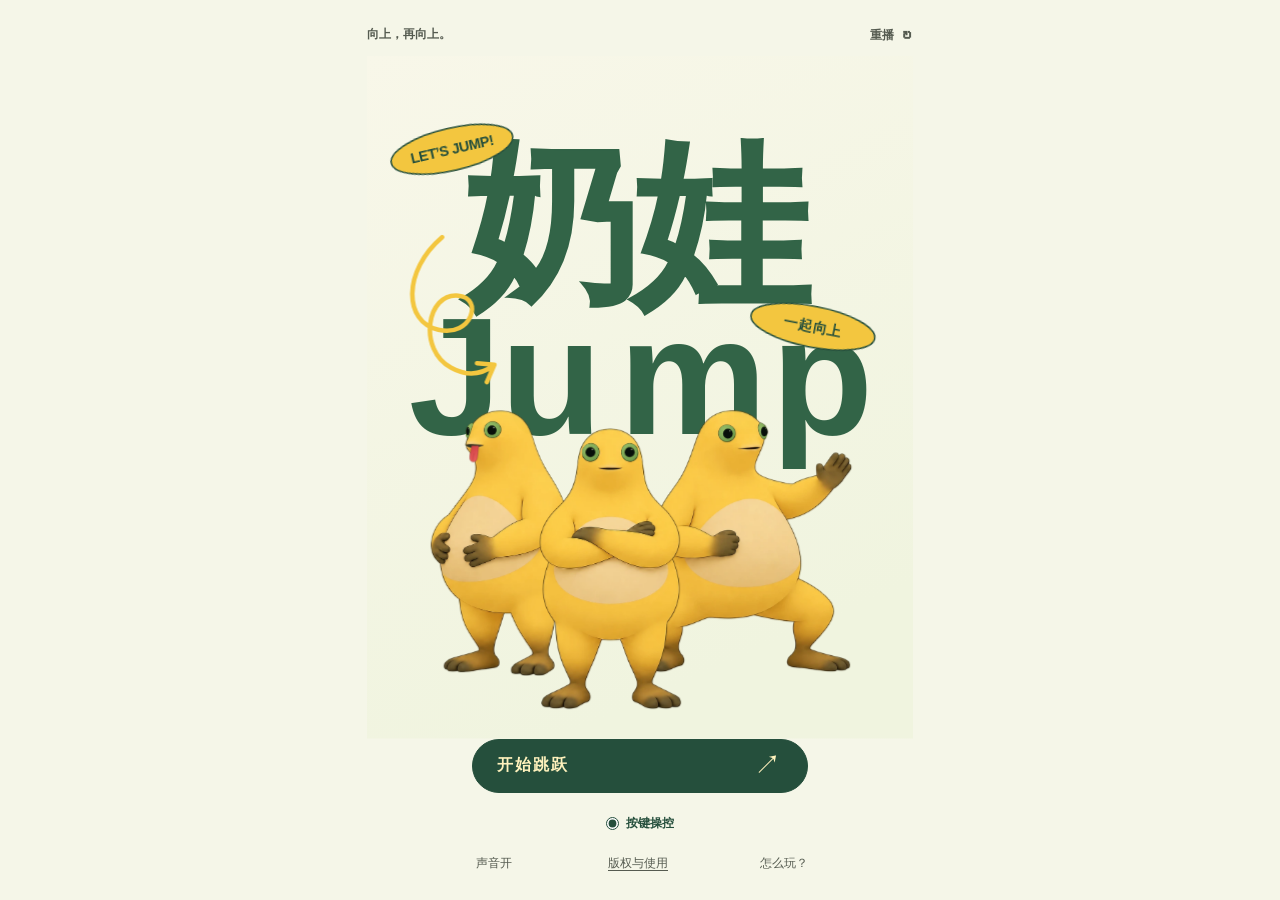
<file: index.html>
<!doctype html>
<html lang="zh-CN">
<head>
  <meta name="naiwa-release" content="d4dd682869d5be25">
  <meta charset="utf-8">
  <meta name="viewport" content="width=device-width,initial-scale=1,viewport-fit=cover">
  <meta name="theme-color" content="#f5f6e8">
  <meta name="description" content="奶娃Jump，向上，再向上。和奶娃一起开始今天的第一跳。">
  <title>奶娃Jump</title>
  <link rel="icon" type="image/svg+xml" href="./releases/d4dd682869d5be25/assets/home/favicon.svg">
  <link rel="stylesheet" href="./releases/d4dd682869d5be25/src/home.bundle.css">
</head>
<body class="home-page">
  <main id="home" class="jump-home" aria-label="奶娃Jump 游戏首页">
    <div class="home-topbar">
      <span id="home-record">向上，再向上。</span>
      <button id="replay" class="home-text-button" type="button" aria-label="重播首页动画">重播 <span aria-hidden="true">↻</span></button>
    </div>
    <section class="poster" aria-label="奶娃Jump 动态海报">
      <h1 class="sr-only">奶娃Jump</h1>
      <svg id="poster-art" viewBox="0 0 720 900" xmlns="http://www.w3.org/2000/svg" role="img" aria-labelledby="poster-title poster-description">
        <title id="poster-title">奶娃Jump</title>
        <desc id="poster-description">绿色大字下，同一个黄色奶娃从左至右做出侧身抱肚、正面抱臂、马步抬掌三个动作，人物造型依据四视图，搭配浅黄绿色背景。</desc>
        <defs>
          <linearGradient id="paper" x1="0" y1="0" x2="0.35" y2="1">
            <stop offset="0" stop-color="#f8f7e9"/><stop offset="1" stop-color="#f0f4df"/>
          </linearGradient>
          <clipPath id="jump-entry-window"><path d="M0 0h720v551H0z"/></clipPath>
        </defs>
        <path fill="url(#paper)" d="M0 0h720v900H0z"/>
        <g class="title-art" fill="#326447" aria-hidden="true">
          <g class="title-letter" data-letter="奶"><text x="125" y="305" class="title-cn">奶</text></g>
          <g class="title-letter" data-letter="娃"><text x="350" y="305" class="title-cn">娃</text></g>
          <g clip-path="url(#jump-entry-window)">
            <g class="title-letter" data-letter="J"><text x="55" y="499" class="title-en">J</text></g>
            <g class="title-letter" data-letter="u"><text x="176" y="499" class="title-en">u</text></g>
            <g class="title-letter" data-letter="m"><text x="332" y="499" class="title-en">m</text></g>
            <g class="title-letter" data-letter="p"><text x="533" y="499" class="title-en">p</text></g>
          </g>
        </g>
        <g class="sticker-wrap sticker-one" aria-hidden="true">
          <g transform="translate(112 123) rotate(-13)">
            <ellipse rx="82" ry="28" fill="#f3c63f" stroke="#254f3c" stroke-width="2"/>
            <text text-anchor="middle" dominant-baseline="central" fill="#254f3c" class="sticker-text">LET’S JUMP!</text>
          </g>
        </g>
        <g class="sticker-wrap sticker-two" aria-hidden="true">
          <g transform="translate(588 357) rotate(11)">
            <ellipse rx="83" ry="27" fill="#f3c63f" stroke="#254f3c" stroke-width="2"/>
            <text text-anchor="middle" dominant-baseline="central" fill="#254f3c" class="sticker-text sticker-chinese">一起向上</text>
          </g>
        </g>
        <g class="direction-mark" fill="none" stroke="#f3c63f" stroke-width="6" stroke-linecap="round" stroke-linejoin="round" aria-hidden="true">
          <path d="M99 239C47 283 48 351 94 361C139 371 153 319 121 316C78 311 67 388 111 411C136 425 155 417 167 408M145 405l23 2-10 23"/>
        </g>
        <g id="mascots" aria-hidden="true">
          <g id="mascot-motion">
            <g transform="translate(84 467) scale(.945945946)"><g class="mascot-slot slot-left" data-character="left" data-visible-width="194.690266"><!-- home-character:left:start --><svg xmlns="http://www.w3.org/2000/svg" width="205.815424" height="370" viewBox="76 57 440 791" data-content-bounds="76 57 440 791" role="img" aria-labelledby="left-title" overflow="hidden">
  <title id="left-title">奶娃 · 侧身抱肚</title>
  <desc>依据人物四视图生成的透明 PNG 人物图层；文字和布局可编辑，人物并非矢量路径。统一可见高度为 370。</desc>

  <defs>
    <radialGradient id="left-eye-iris" cx=".38" cy=".3" r=".78"><stop stop-color="#98bd69"/><stop offset=".6" stop-color="#80ab57"/><stop offset="1" stop-color="#6c9648"/></radialGradient>
    <linearGradient id="left-eye-lid-color" x1="0" y1="0" x2=".2" y2="1"><stop stop-color="#fcd052"/><stop offset="1" stop-color="#f4bf3e"/></linearGradient>
    <clipPath id="left-eye-far-clip"><ellipse rx="10.5" ry="23" transform="rotate(18)"/></clipPath>
    <clipPath id="left-eye-far-visible"><path d="M11.5-22.5C-2.5-22.5-13.8-3.5-11.5 9.5-11 16-9 20-6.5 22.5-3.5 17.5 6.5-10.5 11.5-22.5Z"/></clipPath>
    <clipPath id="left-eye-near-clip"><ellipse rx="24.1" ry="23.8"/></clipPath>
    <linearGradient id="left-tongue-color" x1="0" y1="0" x2=".3" y2="1"><stop stop-color="#cf3f45"/><stop offset="1" stop-color="#e85d5b"/></linearGradient>
    <clipPath id="left-tongue-clip" clipPathUnits="userSpaceOnUse"><rect x="-40" y="0" width="80" height="68"/></clipPath>
  </defs>
  <image href="./releases/d4dd682869d5be25/assets/home/mascot-left.webp" x="76" y="57" width="440" height="791" />
  <g class="mascot-eye" data-eye="left-far" data-rx="10.5" data-ry="23" data-pupil-range="1.5" transform="translate(191.5 117.5)">
    <g clip-path="url(#left-eye-far-visible)"><g clip-path="url(#left-eye-far-clip)">
      <ellipse class="eye-iris" rx="10.5" ry="23" transform="rotate(18)" fill="url(#left-eye-iris)"/>
      <g class="eye-pupil">
        <ellipse cx="-5.3" cy="2" rx="5.4" ry="12.3" fill="#08100a"/>
        <ellipse cx="-3.1399999999999997" cy="-4.888000000000001" rx="1.05" ry="1.1" fill="#f7f8dd" opacity=".7"/>
      </g>
      <g class="eye-lid" transform="translate(0 -26)">
        <path d="M-48-80H48V0Q0 3-48 0Z" fill="url(#left-eye-lid-color)"/>
        <path d="M-48 0Q0 3 48 0" fill="none" stroke="#68643a" stroke-width="1.2" stroke-linecap="round"/>
      </g>
      <path class="eye-crease" d="M-8.925 .5Q0 5 8.925 .5" fill="none" stroke="#847343" stroke-width="1.4" stroke-linecap="round" opacity="0"/>
    </g></g>
  </g>
  <g class="mascot-eye" data-eye="left-near" data-rx="24.1" data-ry="23.8" data-pupil-range="6" transform="translate(259.5 115.5)">
    <g clip-path="url(#left-eye-near-clip)">
      <ellipse class="eye-iris" rx="24.1" ry="23.8" fill="url(#left-eye-iris)"/>
      <g class="eye-pupil">
        <ellipse cx="-1.3" cy="1.3" rx="14.1" ry="14.1" fill="#08100a"/>
        <ellipse cx="4.340000000000001" cy="-6.596000000000001" rx="2.1" ry="1.7" fill="#f7f8dd" opacity=".7"/>
      </g>
      <g class="eye-lid" transform="translate(0 -26.8)">
        <path d="M-48-80H48V0Q0 3-48 0Z" fill="url(#left-eye-lid-color)"/>
        <path d="M-48 0Q0 3 48 0" fill="none" stroke="#68643a" stroke-width="1.2" stroke-linecap="round"/>
      </g>
      <path class="eye-crease" d="M-20.485 .5Q0 5 20.485 .5" fill="none" stroke="#847343" stroke-width="1.4" stroke-linecap="round" opacity="0"/>
    </g>
  </g>
  <!-- The original mouth is at source y=161; this entire expression is hidden until its cue. -->
  <g class="mouth-expression" transform="translate(206 161)" opacity="0">
    <path class="mouth-open" d="M-25 0C-12-1 8-1 24 1 13 6 2 9-9 8-17 7-22 4-25 0Z" fill="#253123"/>
    <g clip-path="url(#left-tongue-clip)">
      <g class="tongue-motion" transform="translate(0 -55)">
        <path d="M-8 2C-9 15-14 27-14 37-14 45-10 50-3 50 4 50 8 45 9 37L13 2Z" fill="url(#left-tongue-color)" stroke="#94383c" stroke-width="1.3" stroke-linejoin="round"/>
        <path d="M-.5 25C-3 32-4.5 38-4 44" fill="none" stroke="#ae3c42" stroke-width="1.2" stroke-linecap="round"/>
      </g>
    </g>
    <path class="mouth-upper-line" d="M-25 0C-12-1 8-1 24 1" fill="none" stroke="#585238" stroke-width="1.5" stroke-linecap="round"/>
  </g>
</svg>
<!-- home-character:left:end --></g></g>
            <g transform="translate(352 467) scale(.932432432)"><g class="mascot-slot slot-right" data-character="right" data-visible-width="287.047244"><!-- home-character:right:start --><svg xmlns="http://www.w3.org/2000/svg" width="307.847769" height="370" viewBox="1114 77 634 762" data-content-bounds="1114 77 634 762" role="img" aria-labelledby="right-title" overflow="hidden">
  <title id="right-title">奶娃 · 马步抬掌</title>
  <desc>依据人物四视图生成的透明 PNG 人物图层；文字和布局可编辑，人物并非矢量路径。统一可见高度为 370。</desc>

  <defs>
    <radialGradient id="right-eye-iris" cx=".38" cy=".3" r=".78"><stop stop-color="#98bd69"/><stop offset=".6" stop-color="#80ab57"/><stop offset="1" stop-color="#6c9648"/></radialGradient>
    <linearGradient id="right-eye-lid-color" x1="0" y1="0" x2=".2" y2="1"><stop stop-color="#fcd052"/><stop offset="1" stop-color="#f4bf3e"/></linearGradient>
    <clipPath id="right-eye-near-clip"><ellipse rx="24.3" ry="23.8"/></clipPath>
    <clipPath id="right-eye-far-clip"><ellipse rx="12" ry="24" transform="rotate(-16)"/></clipPath>
    <clipPath id="right-eye-far-visible"><path d="M-8.4-24.3C3.6-23.3 13.6-6.3 13.6 3.7 13.6 12.7 8.6 20.7 3.6 22.7-6.4 17.7-14.4-3.3-13.4-13.3-13.4-19.3-11.4-22.3-8.4-24.3Z"/></clipPath>
  </defs>
  <image href="./releases/d4dd682869d5be25/assets/home/mascot-right.webp" x="1114" y="77" width="634" height="762" />
  <g class="mascot-eye" data-eye="right-near" data-rx="24.3" data-ry="23.8" data-pupil-range="4" transform="translate(1384.5 144)">
    <g clip-path="url(#right-eye-near-clip)">
      <ellipse class="eye-iris" rx="24.3" ry="23.8" fill="url(#right-eye-iris)"/>
      <g class="eye-pupil">
        <ellipse cx="3.2" cy="1.6" rx="14.1" ry="14.4" fill="#08100a"/>
        <ellipse cx="8.84" cy="-6.464000000000002" rx="2.1" ry="1.7" fill="#f7f8dd" opacity=".7"/>
      </g>
      <g class="eye-lid" transform="translate(0 -26.8)">
        <path d="M-48-80H48V0Q0 3-48 0Z" fill="url(#right-eye-lid-color)"/>
        <path d="M-48 0Q0 3 48 0" fill="none" stroke="#68643a" stroke-width="1.2" stroke-linecap="round"/>
      </g>
      <path class="eye-crease" d="M-20.655 .5Q0 5 20.655 .5" fill="none" stroke="#847343" stroke-width="1.4" stroke-linecap="round" opacity="0"/>
    </g>
  </g>
  <g class="mascot-eye" data-eye="right-far" data-rx="12" data-ry="24" data-pupil-range="1.2" transform="translate(1489.4 138.3)">
    <g clip-path="url(#right-eye-far-visible)"><g clip-path="url(#right-eye-far-clip)">
      <ellipse class="eye-iris" rx="12" ry="24" transform="rotate(-16)" fill="url(#right-eye-iris)"/>
      <g class="eye-pupil">
        <ellipse cx="4.2" cy="0.7" rx="9.3" ry="14.2" fill="#08100a"/>
        <ellipse cx="7.920000000000001" cy="-7.252" rx="1.05" ry="1.1" fill="#f7f8dd" opacity=".7"/>
      </g>
      <g class="eye-lid" transform="translate(0 -27)">
        <path d="M-48-80H48V0Q0 3-48 0Z" fill="url(#right-eye-lid-color)"/>
        <path d="M-48 0Q0 3 48 0" fill="none" stroke="#68643a" stroke-width="1.2" stroke-linecap="round"/>
      </g>
      <path class="eye-crease" d="M-10.2 .5Q0 5 10.2 .5" fill="none" stroke="#847343" stroke-width="1.4" stroke-linecap="round" opacity="0"/>
    </g></g>
  </g>
</svg>
<!-- home-character:right:end --></g></g>
            <g transform="translate(227 491)"><g class="mascot-slot slot-center" data-character="center" data-visible-width="187.121019"><!-- home-character:center:start --><svg xmlns="http://www.w3.org/2000/svg" width="187.121019" height="370" viewBox="634 58 397 785" data-content-bounds="634 58 397 785" role="img" aria-labelledby="center-title" overflow="hidden">
  <title id="center-title">奶娃 · 正面抱臂</title>
  <desc>依据人物四视图生成的透明 PNG 人物图层；文字和布局可编辑，人物并非矢量路径。统一可见高度为 370。</desc>

  <defs>
    <radialGradient id="center-eye-iris" cx=".38" cy=".3" r=".78"><stop stop-color="#98bd69"/><stop offset=".6" stop-color="#80ab57"/><stop offset="1" stop-color="#6c9648"/></radialGradient>
    <linearGradient id="center-eye-lid-color" x1="0" y1="0" x2=".2" y2="1"><stop stop-color="#fcd052"/><stop offset="1" stop-color="#f4bf3e"/></linearGradient>
    <clipPath id="center-eye-left-clip"><ellipse rx="23.4" ry="24.5"/></clipPath>
    <clipPath id="center-eye-right-clip"><ellipse rx="23.4" ry="24.5"/></clipPath>
  </defs>
  <image href="./releases/d4dd682869d5be25/assets/home/mascot-center.webp" x="634" y="58" width="397" height="785" />
  <g class="mascot-eye" data-eye="center-left" data-rx="23.4" data-ry="24.5" data-pupil-range="6" transform="translate(777.5 124.5)">
    <g clip-path="url(#center-eye-left-clip)">
      <ellipse class="eye-iris" rx="23.4" ry="24.5" fill="url(#center-eye-iris)"/>
      <g class="eye-pupil">
        <ellipse cx="0" cy="2.6" rx="13.8" ry="14.2" fill="#08100a"/>
        <ellipse cx="5.5200000000000005" cy="-5.352" rx="2.1" ry="1.7" fill="#f7f8dd" opacity=".7"/>
      </g>
      <g class="eye-lid" transform="translate(0 -27.5)">
        <path d="M-48-80H48V0Q0 3-48 0Z" fill="url(#center-eye-lid-color)"/>
        <path d="M-48 0Q0 3 48 0" fill="none" stroke="#68643a" stroke-width="1.2" stroke-linecap="round"/>
      </g>
      <path class="eye-crease" d="M-19.89 .5Q0 5 19.89 .5" fill="none" stroke="#847343" stroke-width="1.4" stroke-linecap="round" opacity="0"/>
    </g>
  </g>
  <g class="mascot-eye" data-eye="center-right" data-rx="23.4" data-ry="24.5" data-pupil-range="6" transform="translate(887 124.5)">
    <g clip-path="url(#center-eye-right-clip)">
      <ellipse class="eye-iris" rx="23.4" ry="24.5" fill="url(#center-eye-iris)"/>
      <g class="eye-pupil">
        <ellipse cx="0.2" cy="2.6" rx="14.1" ry="14.2" fill="#08100a"/>
        <ellipse cx="5.840000000000001" cy="-5.352" rx="2.1" ry="1.7" fill="#f7f8dd" opacity=".7"/>
      </g>
      <g class="eye-lid" transform="translate(0 -27.5)">
        <path d="M-48-80H48V0Q0 3-48 0Z" fill="url(#center-eye-lid-color)"/>
        <path d="M-48 0Q0 3 48 0" fill="none" stroke="#68643a" stroke-width="1.2" stroke-linecap="round"/>
      </g>
      <path class="eye-crease" d="M-19.89 .5Q0 5 19.89 .5" fill="none" stroke="#847343" stroke-width="1.4" stroke-linecap="round" opacity="0"/>
    </g>
  </g>
</svg>
<!-- home-character:center:end --></g></g>
          </g>
        </g>
      </svg>
      <div id="art-error" class="home-error" role="status" hidden>部分角色图片暂未加载。<button id="retry-art" class="home-text-button" type="button">重新加载</button></div>
    </section>
    <div class="home-actions">
      <button id="start-jump" class="home-start" type="button"><span>开始跳跃</span><span aria-hidden="true">↗</span></button>
      <fieldset class="home-modes" aria-label="选择操控方式">
        <legend class="sr-only">选择操控方式</legend>
        <label><input type="radio" name="home-mode" value="buttons" checked><span>按键操控</span></label>
        <!-- Tilt entry is retained for later development; restore hidden/disabled together. -->
        <label hidden><input type="radio" name="home-mode" value="tilt" disabled><span>倾斜操控</span></label>
      </fieldset>
      <div class="home-bottom">
        <button id="sound-toggle" class="home-text-button" type="button" aria-pressed="true">声音开</button>
        <a class="home-text-button" href="./copyright.html" style="display:inline-flex;align-items:center;text-underline-offset:3px">版权与使用</a>
        <button id="how-to" class="home-text-button" type="button" aria-expanded="false" aria-controls="home-help">怎么玩？</button>
      </div>
      <p id="home-help" class="home-help" hidden>奶娃会自动跳跃。电脑用 A / D 或左右方向键；手机按住左右按钮。</p>
      <p id="home-status" class="home-status" role="status" aria-live="polite"></p>
    </div>
  </main>
  <section id="game-shell" class="home-game-shell" aria-label="奶娃跳跃游戏" hidden>
    <div id="game-host" hidden></div>
    <button id="game-back" class="home-game-back" type="button">返回首页</button>
  </section>
  <noscript><p class="home-noscript">请启用 JavaScript 以播放动画和开始游戏。</p></noscript>
  <script type="module" src="./releases/d4dd682869d5be25/src/home.bundle.js"></script>
</body>
</html>
</file>
<file: releases/d4dd682869d5be25/src/home.bundle.css>
@charset "UTF-8";.naiwa{font-family:Microsoft YaHei,PingFang SC,system-ui,sans-serif;font-synthesis:none;font-size:16px;font-weight:400;-webkit-tap-highlight-color:transparent}.naiwa,.naiwa *{box-sizing:border-box}.naiwa button,.naiwa input{font:inherit}.naiwa button{cursor:pointer;touch-action:manipulation;user-select:none;-webkit-user-select:none;-webkit-touch-callout:none}.naiwa button:disabled{cursor:default;opacity:.55}.naiwa button:focus-visible,.naiwa input:focus-visible{outline:3px solid #d58348;outline-offset:3px}.naiwa button:active:not(:disabled){transform:translateY(2px)}.naiwa[hidden],.naiwa [hidden]{display:none!important}.naiwa .build-version{margin:14px 0 0;text-align:center;font-size:11px;line-height:1.5;color:#738b79}.naiwa{width:min(100%,430px);height:100dvh;max-height:920px;outline:none;position:relative;color:#263f3d}.naiwa .game-frame{height:100%;display:flex;flex-direction:column;overflow:hidden;background:#f8f6e9;position:relative}.naiwa .brand-bar{height:58px;min-height:58px;padding:0 22px;display:flex;align-items:center;justify-content:space-between;border-bottom:1px solid #263f3d18;background:#faf8ed;z-index:1}.naiwa .wordmark{font-size:19px;letter-spacing:2px;font-weight:900;display:flex;align-items:center;gap:8px}.naiwa .brand-star{font-size:27px;line-height:1;color:#ad653d}.naiwa .edition{font-size:10px;letter-spacing:2px;color:#708078}.naiwa .playfield{position:relative;flex:1;min-height:0;overflow:hidden}.naiwa .playfield canvas{display:block;width:100%;height:100%;touch-action:none}.naiwa .hud{position:absolute;inset:20px 22px auto;display:flex;justify-content:space-between;pointer-events:none}.naiwa .height{display:flex;flex-direction:column}.naiwa .height>span{font-size:10px;letter-spacing:2px;color:#6e8478}.naiwa .height strong{font-family:ui-rounded,Arial Rounded MT Bold,system-ui,sans-serif;font-size:38px;line-height:1.2;letter-spacing:-1.8px;font-weight:850;font-variant-numeric:tabular-nums}.naiwa .height .difficulty-label{margin-top:3px;font-size:10px;letter-spacing:1px;font-weight:700;color:#526e52}.naiwa .height .difficulty-label[data-stage="2"]{color:#926221}.naiwa .height .difficulty-label[data-stage="3"],.naiwa .height .difficulty-label[data-stage="4"]{color:#a04b44}.naiwa .height small{font-size:15px;letter-spacing:0;margin-left:5px;color:#6e8478;font-weight:500}.naiwa .pause-button{pointer-events:auto;border:1.5px solid #263f3d;background:#fffdf1dd;color:#263f3d;border-radius:50%;height:44px;width:44px;font-size:22px;font-weight:700;box-shadow:0 3px #263f3d12}.naiwa .control-bar{min-height:94px;padding:14px 22px max(14px,env(safe-area-inset-bottom));display:flex;justify-content:space-between;align-items:center;border-top:1px solid #263f3d1a;background:#faf8ed;gap:10px}.naiwa .direction-button{width:86px;height:61px;flex-shrink:0;border:1.5px solid #263f3d;border-radius:18px;background:#fffdf1;box-shadow:0 4px #bdc9b5;font-size:34px;line-height:1;color:#263f3d;touch-action:none;transition:background 70ms,box-shadow 70ms}.naiwa .direction-button.held{background:#f6d75d;box-shadow:none}.naiwa .direction-button:disabled{opacity:.28}.naiwa .control-caption{text-align:center;line-height:1.8;white-space:nowrap}.naiwa .control-caption strong{display:block;font-size:12px;letter-spacing:2px}.naiwa .control-caption span{font-size:10px;color:#7a887b}.naiwa .control-bar[data-mode=tilt] [data-direction]{display:none}.naiwa .control-bar[data-mode=tilt]{justify-content:center}.naiwa .overlay{position:absolute;inset:0;background:#f4f5eacd;display:flex;align-items:center;justify-content:center;padding:18px;overflow:auto;overscroll-behavior:contain;z-index:5}.naiwa .panel{width:100%;max-width:355px;max-height:100%;overflow:auto;padding:25px 22px;background:#fffdf3;border:1.5px solid #263f3d;border-radius:23px;box-shadow:0 7px #263f3d12;scrollbar-width:thin}.naiwa .panel-kicker{font-size:11px;letter-spacing:2px;margin:0 0 10px;color:#798775}.naiwa .panel h1,.naiwa .panel h2{font-size:26px;line-height:1.35;letter-spacing:-1px;margin:0 0 9px;font-weight:850}.naiwa .panel-intro{font-size:12px;line-height:1.7;color:#748275;margin:0 0 23px}.naiwa .mode-options{display:grid;gap:10px;margin:18px 0 20px}.naiwa .mode-card{width:100%;display:grid;grid-template-columns:29px 1fr 17px;gap:10px;align-items:center;text-align:left;background:transparent;color:#263f3d;border:1.5px solid #d9dfcc;border-radius:13px;padding:14px 12px;min-height:86px}.naiwa .mode-card.selected{background:#f0f3de;border-color:#4b6650;box-shadow:inset 0 0 0 .5px #4b6650}.naiwa .mode-card strong{display:block;font-size:14px;margin-bottom:5px}.naiwa .mode-card small{display:block;font-size:11px;line-height:1.65;color:#6b7b6d}.naiwa .mode-symbol{font-size:30px;color:#526e52}.naiwa .mode-symbol.arrows{font-size:32px}.naiwa .selection{width:17px;height:17px;border:1px solid #a7b69d;border-radius:50%;font-size:12px;line-height:16px;text-align:center}.naiwa .selected .selection{background:#526e52;border-color:#526e52;color:#fffdf1}.naiwa .primary{width:100%;padding:16px 17px;min-height:52px;display:flex;justify-content:space-between;align-items:center;border:1.5px solid #263f3d;border-radius:12px;background:#f6d75d;color:#263f3d;font-size:15px;font-weight:750;box-shadow:0 4px #d9bc4b;gap:8px}.naiwa .primary>span{font-size:20px;line-height:1}.naiwa .best-line{font-size:11px;color:#7a887b;display:flex;justify-content:center;gap:10px;margin:19px 0 0}.naiwa .best-line strong{font-weight:700;color:#526951}.naiwa .button-row{display:flex;gap:9px;margin-top:15px}.naiwa .secondary{padding:12px 8px;min-height:44px;flex:1;border:1px solid #d9dfcc;background:transparent;border-radius:11px;color:#526951;font-size:12px}.naiwa .secondary.full{width:100%;margin-top:14px}.naiwa .notice{font-size:12px;line-height:1.7;padding:10px 12px;background:#edf1e0;border-radius:9px;margin:10px 0 16px;overflow-wrap:anywhere}.naiwa .notice.error{background:#f8e8e1;color:#78452e}.naiwa .text-button{background:none;border:0;padding:8px 0;color:#526951;text-decoration:underline;text-underline-offset:3px;font-size:12px;min-height:40px;display:block}.naiwa .notice.error .text-button{color:#78452e;font-weight:700}.naiwa .sound-settings{display:flex;gap:25px;margin:12px 0 21px}.naiwa .sound-settings label{position:relative;font-size:12px;display:flex;gap:10px;align-items:center;cursor:pointer;min-height:32px}.naiwa .sound-settings input{position:absolute;right:0;width:35px;height:24px;opacity:0;cursor:pointer}.naiwa .switch{width:34px;height:20px;border-radius:15px;background:#d9dfcc;padding:3px;pointer-events:none}.naiwa .switch:before{content:"";display:block;width:14px;height:14px;border-radius:50%;background:#fffdf3}.naiwa .sound-settings input:checked+.switch{background:#526e52}.naiwa .sound-settings input:checked+.switch:before{transform:translate(14px)}.naiwa .sound-settings input:focus-visible+.switch{outline:3px solid #d58348;outline-offset:3px}.naiwa .setting-label{display:flex;justify-content:space-between;font-size:12px}.naiwa .tilt-settings input{width:100%;accent-color:#526e52;font-size:16px;height:30px}.naiwa .tilt-settings .text-button{padding-top:0}.naiwa .result-label{font-size:12px;margin:25px 0 0;color:#748275}.naiwa .result-score{font-family:ui-rounded,system-ui,sans-serif;font-weight:850;font-size:76px;line-height:1.3;letter-spacing:-4px;font-variant-numeric:tabular-nums}.naiwa .result-score span{font-size:22px;letter-spacing:0;margin-left:8px;font-weight:500;color:#748275}.naiwa .result-best{display:flex;justify-content:space-between;font-size:12px;color:#748275;padding:13px 0 22px;margin:0 0 12px;border-bottom:1px dashed #c9d1bc}.naiwa .result-best strong{color:#526951}.naiwa .hint{position:absolute;bottom:26px;left:50%;transform:translate(-50%);white-space:nowrap;font-size:12px;line-height:1.6;background:#263f3dee;color:#fffdf1;padding:11px 17px;border-radius:30px;pointer-events:none;z-index:3;max-width:calc(100% - 22px)}.naiwa .orientation-cover{position:absolute;inset:0;z-index:20;background:#f9f7e9;display:flex;flex-direction:column;justify-content:center;align-items:center;text-align:center;padding:20px}.naiwa .orientation-cover>span{font-size:55px}.naiwa .orientation-cover h2{font-size:22px;margin:10px 0}.naiwa .orientation-cover p{font-size:13px;color:#748275;line-height:1.8}.naiwa .height{background:#f7f8edef;border-radius:13px;padding:9px 12px;margin:-9px -12px 0;box-shadow:0 1px #263f3d09}@media(hover:hover)and (pointer:fine){.naiwa .mode-card:hover,.naiwa .secondary:hover{background:#f0f3de}.naiwa .primary:hover{background:#ffe375}.naiwa .pause-button:hover{background:#f6d75d}}@media(min-width:600px)and (min-height:760px){.naiwa{height:calc(100dvh - 48px);max-height:870px}.naiwa .game-frame{border-radius:24px;border:1px solid #ffffff38;box-shadow:0 22px 70px #0e201f66}}@media(pointer:coarse){.naiwa .brand-bar{height:calc(51px + env(safe-area-inset-top));min-height:calc(51px + env(safe-area-inset-top));padding-top:env(safe-area-inset-top)}.naiwa{max-height:none}.naiwa .game-frame{border-radius:0}}@media(max-height:700px){.naiwa .brand-bar{height:45px;min-height:45px}.naiwa .control-bar{min-height:76px;padding-top:9px;padding-bottom:max(9px,env(safe-area-inset-bottom))}.naiwa .direction-button{height:51px;width:76px}.naiwa .panel{padding:18px}.naiwa .mode-options{margin:12px 0;gap:7px}.naiwa .mode-card{padding:10px;min-height:71px}.naiwa .panel-intro{margin-bottom:14px}.naiwa .panel h1,.naiwa .panel h2{font-size:23px}.naiwa .panel-kicker{margin-bottom:6px}.naiwa .primary{padding:12px;min-height:47px}.naiwa .sound-settings{margin:7px 0 12px}}@media(prefers-reduced-motion:reduce){.naiwa *,.naiwa *:before,.naiwa *:after{transition:none!important;scroll-behavior:auto!important}}.naiwa .result-character{display:block;width:66px;height:88px;object-fit:contain;margin:-10px auto -8px}.naiwa{--world-accent: #acc09b;color:#194734}.naiwa .game-frame{background:#f8f7ec}.naiwa button:focus-visible,.naiwa input:focus-visible,.naiwa .sound-settings input:focus-visible+.switch{outline-color:#c59327}.naiwa .brand-bar{height:48px;min-height:48px;padding:0 18px;background:#faf9ef;color:#194734;border-bottom:1px solid #31534010}.naiwa .wordmark{font-size:18px;letter-spacing:.5px;gap:7px}.naiwa .brand-star{font-size:22px;color:#c9a741}.naiwa .edition{color:#617367;font-size:10px;letter-spacing:1px}.naiwa .hud{inset:14px 16px auto;align-items:flex-start}.naiwa .height{position:relative;margin:0;padding:8px 11px 9px;min-width:108px;background:#fcfbf0f5;color:#194734;border:1px solid #fffef7b3;border-radius:13px;box-shadow:0 3px 12px #2544300c}.naiwa .height>span:first-child{position:absolute;width:1px;height:1px;overflow:hidden;clip-path:inset(50%);white-space:nowrap}.naiwa .height strong{font-size:30px;line-height:1.1;letter-spacing:-1px}.naiwa .height small{color:#194734;font-size:15px;font-weight:700;margin-left:4px}.naiwa .height .world-label{margin-top:4px;color:#314c3d;font-size:11px;line-height:1.25;letter-spacing:.5px;font-weight:700}.naiwa .height .difficulty-label,.naiwa .height .difficulty-label[data-stage]{margin-top:4px;color:#5f7165;font-size:9px;line-height:1.25;font-weight:400;letter-spacing:.5px}.naiwa .height .difficulty-label:before{content:"难度 · "}.naiwa .world-stops{display:flex;align-items:center;gap:4px;margin-top:5px}.naiwa .world-stops i{display:block;width:8px;height:3px;border-radius:2px;background:#dbe1d2}.naiwa .world-stops i.reached{background:#708d69}.naiwa .world-stops i.current{width:15px;background:#24523e}.naiwa .pause-button{display:grid;place-items:center;position:relative;padding:0;background:#214e3e;color:#faf9eb;border:1.5px solid #fffef0;border-radius:50%;height:44px;width:44px;line-height:1;font-size:0;box-shadow:0 2px 9px #1b382b1a}.naiwa .pause-button:before,.naiwa .pause-button:after{content:"";position:absolute;top:50%;transform:translateY(-50%);width:5px;height:18px;border-radius:3px;background:currentColor}.naiwa .pause-button:before{left:13px}.naiwa .pause-button:after{right:13px}.naiwa .control-bar{min-height:86px;padding:12px 18px max(12px,env(safe-area-inset-bottom));gap:8px;color:#254638;border-top:1px solid #31534010;background:#faf9ef}.naiwa .control-caption{min-width:0;line-height:1.7}.naiwa .control-caption strong{font-size:12px;letter-spacing:.5px}.naiwa .control-caption span{color:#657468;font-size:9px}.naiwa .direction-button{width:86px;height:56px;border:1px solid #174332;border-radius:999px;background:#214e3e;color:#faf9eb;font-size:34px;font-weight:500;box-shadow:0 2px 5px #2444340d}.naiwa .direction-button.held{background:#3a7056;box-shadow:inset 0 1px 3px #17362824}.naiwa .direction-button:active:not(:disabled){transform:none}.naiwa .direction-button:disabled{opacity:.35}.naiwa .overlay{background:#ecf0e3bd}.naiwa .panel{background:#fcfbf1;border:1px solid #b8c6b7;border-radius:23px;box-shadow:0 14px 36px #263f3d1a}.naiwa .panel-kicker,.naiwa .panel-intro,.naiwa .build-version{color:#676}.naiwa .primary{background:#214e3e;border-color:#214e3e;border-radius:999px;color:#faf9eb;box-shadow:0 2px 5px #24443412}.naiwa .mode-card.selected{background:#eef2e2;border-color:#52765c;box-shadow:inset 0 0 0 .5px #52765c}.naiwa .hint{background:#214e3ef2;border:1px solid #f6f5e93d;border-radius:999px;color:#faf9eb;box-shadow:0 3px 12px #1839271a}.naiwa .orientation-cover{background:#faf9ef}@media(hover:hover)and (pointer:fine){.naiwa .primary:hover,.naiwa .pause-button:hover,.naiwa .direction-button:hover{background:#32634b}.naiwa .direction-button.held:hover{background:#3a7056}}@media(min-width:600px)and (min-height:760px){.naiwa .game-frame{border-color:#dce2d5;box-shadow:0 18px 55px #30513b1c}}@media(pointer:coarse){.naiwa .brand-bar{height:calc(48px + env(safe-area-inset-top));min-height:calc(48px + env(safe-area-inset-top));padding-top:env(safe-area-inset-top)}}@media(max-width:360px){.naiwa .brand-bar{padding-right:14px;padding-left:14px}.naiwa .control-bar{padding-right:14px;padding-left:14px;gap:7px}.naiwa .direction-button{width:72px}.naiwa .control-caption strong{font-size:11px}}@media(max-height:700px){.naiwa .brand-bar{height:calc(42px + env(safe-area-inset-top));min-height:calc(42px + env(safe-area-inset-top))}.naiwa .control-bar{min-height:74px;padding-top:9px;padding-bottom:max(9px,env(safe-area-inset-bottom))}.naiwa .direction-button{height:52px}.naiwa .hud{inset:10px 13px auto}.naiwa .height{min-width:101px;padding:7px 10px}.naiwa .height strong{font-size:26px}.naiwa .height .difficulty-label{display:block}.naiwa .world-stops{margin-top:4px}}@media(any-pointer:coarse){.naiwa .control-bar[data-mode=buttons]{display:grid;grid-template-columns:minmax(88px,1fr) 88px minmax(88px,1fr);gap:8px;padding-right:max(12px,env(safe-area-inset-right));padding-left:max(12px,env(safe-area-inset-left))}.naiwa .direction-button{width:100%;height:64px}.naiwa .control-caption span{display:block;white-space:normal;line-height:1.4}}.naiwa{--ease-out: cubic-bezier(.23, 1, .32, 1)}.naiwa[data-view=dying] .control-bar{visibility:hidden}.naiwa[data-view=over] .overlay{padding:22px;background:#eff2e6e6;animation:result-fade .2s ease both}.naiwa .result-panel{max-width:354px;padding:24px;border:1px solid #b2c1a7;border-radius:26px;background:#fcfbef;box-shadow:0 8px #32513e0a,0 18px 44px #1e453320;animation:result-enter .24s var(--ease-out) both}.naiwa .result-hero{display:grid;grid-template-columns:1fr 126px;align-items:center;min-height:130px;margin-bottom:13px}.naiwa .result-heading{position:relative;z-index:1}.naiwa .result-panel .panel-kicker{margin:0 0 10px;color:#688064;font-family:Arial,sans-serif;font-size:10px;font-weight:700;letter-spacing:2.5px}.naiwa .result-panel h2{margin:0;font-size:33px;line-height:1.15;letter-spacing:-.8px;color:#254f3c}.naiwa .result-heading h2>span{display:block}.naiwa .result-portrait{position:relative;height:130px;isolation:auto}.naiwa .result-portrait:before{content:"";position:absolute;z-index:-1;inset:15px -3px 5px 4px;border-radius:47% 53% 42% 58%;background:#e6ecc2;transform:rotate(-9deg)}.naiwa .result-panel .result-character{position:absolute;inset:auto 0 0 auto;width:126px;height:140px;margin:0;object-fit:contain;mix-blend-mode:multiply}.naiwa .result-panel .result-sad{width:116px;height:132px;right:4px;bottom:2px;object-fit:cover}.naiwa .result-panel[data-result=regular] .result-portrait:before{content:none}.naiwa .result-panel[data-result=record] .result-portrait:before{background:#f1e8b5}.naiwa .result-panel .result-laugh,.naiwa .result-panel .result-poster{width:154px;height:154px;right:-12px;bottom:0;mix-blend-mode:normal;pointer-events:none}.naiwa .result-spark{position:absolute;top:4px;right:0;color:#b4932f;font-size:26px;line-height:1;transform:rotate(12deg)}.naiwa .result-stats{padding-top:13px;border-top:1px dashed #c7ceb6;animation:result-enter .2s var(--ease-out) 40ms both}.naiwa .result-score-heading{display:flex;align-items:center;justify-content:space-between;gap:8px;min-height:23px}.naiwa .result-panel .result-label{margin:0;font-size:12px;color:#60745f}.naiwa .result-record{display:inline-flex;align-items:center;gap:4px;padding:3px 8px;border-radius:999px;background:#f3d46b;color:#455328;font-size:10px;font-weight:700;line-height:1.5;white-space:nowrap}.naiwa .result-panel .result-score{display:flex;align-items:baseline;font-family:Arial Rounded MT Bold,Arial,sans-serif;font-size:clamp(56px,18vw,78px);font-weight:800;line-height:1.12;letter-spacing:-3.8px;color:#254f3c}.naiwa .result-panel .result-score>span{margin-left:7px;color:#61775f;font-size:20px;font-weight:500;letter-spacing:0}.naiwa .result-panel .result-best{display:flex;align-items:center;justify-content:space-between;gap:12px;min-height:42px;margin:5px 0 0;padding:7px 0;border:0;font-size:12px;color:#60745f}.naiwa .result-panel .result-best strong{color:#254f3c;font-size:17px;font-weight:750;font-variant-numeric:tabular-nums;white-space:nowrap}.naiwa .result-leaderboard{display:flex;align-items:center;width:100%;gap:9px;min-height:54px;margin-top:10px;padding:10px 13px;background:#edf0dd;color:#36573e;border:1px solid #dbe2c9;border-radius:13px;text-align:left;animation:result-enter .2s var(--ease-out) 80ms both}.naiwa .result-leaderboard[aria-disabled=true]{cursor:default}.naiwa .result-leaderboard[aria-disabled=true]:active{transform:none}.naiwa .result-leaderboard-icon{display:flex;align-items:center;flex-shrink:0}.naiwa .result-leaderboard-icon svg{display:block;width:23px;height:23px}.naiwa .result-leaderboard-label{flex:1;font-size:12px;font-weight:700;white-space:nowrap}.naiwa .result-leaderboard-state{color:#738064;font-size:10px;white-space:nowrap}.naiwa .result-actions{display:grid;grid-template-columns:1.5fr 1fr;gap:10px;margin-top:19px;animation:result-enter .2s var(--ease-out) 80ms both}.naiwa .result-actions button{display:flex;justify-content:center;align-items:center;gap:9px;min-height:51px;padding:11px 12px;border-radius:999px;font-size:14px;font-weight:700;transition:transform .14s var(--ease-out),background-color .16s ease}.naiwa .result-actions .primary{background:#254f3c;color:#fff2bd;border-color:#254f3c;box-shadow:none}.naiwa .result-actions .secondary{color:#36573e;border-color:#afbea5;background:transparent}.naiwa .result-actions button>span{font-size:inherit;line-height:1.4}.naiwa .result-actions button>svg{width:18px;height:18px;flex-shrink:0}.naiwa .result-actions button:active:not(:disabled){transform:scale(.97)}.naiwa .result-panel .notice{margin:12px 0 0;font-size:11px}.naiwa .result-support{display:flex;align-items:center;justify-content:center;gap:7px;width:100%;min-height:44px;margin-top:10px;padding:10px 0 0;border:0;border-top:1px dashed #d7dcc8;background:transparent;color:#4b654d;font-size:12px}.naiwa .result-support>svg{width:15px;height:15px}.naiwa .result-support-note{color:#75836c;font-size:10px}.naiwa .support-dialog{position:fixed;inset:0;width:min(354px,calc(100% - 32px));max-width:none;max-height:calc(100dvh - 32px - env(safe-area-inset-top) - env(safe-area-inset-bottom));margin:auto;padding:28px 24px 16px;overflow-y:auto;overscroll-behavior:contain;border:1px solid #b2c1a7;border-radius:26px;background:#fcfbef;color:#254f3c;box-shadow:0 24px 80px #132c3540;text-align:center;scrollbar-width:thin}.naiwa .support-dialog::backdrop{background:#183b2b80}.naiwa .support-close{position:absolute;top:9px;right:9px;display:grid;place-items:center;width:44px;height:44px;padding:12px;border:0;border-radius:50%;background:transparent;color:#526c52}.naiwa .support-close svg{width:20px;height:20px}.naiwa .support-mark{display:grid;place-items:center;width:46px;height:46px;margin:0 auto 13px;border-radius:50%;background:#f4d575}.naiwa .support-mark svg{width:23px;height:23px}.naiwa .support-kicker{margin:0 0 8px;font:700 9px Arial,sans-serif;letter-spacing:2px;color:#738064}.naiwa .support-dialog h2{margin:0;font-size:24px;line-height:1.4;letter-spacing:-.5px}.naiwa .support-description{margin:10px 0 18px;font-size:12px;line-height:1.9;color:#64765c}.naiwa .support-code{display:grid;place-items:center;width:100%;min-height:220px;padding:12px;border:1px solid #e0e5d6;border-radius:16px;background:#fff}.naiwa .support-qr{display:block;width:100%;max-height:300px;object-fit:contain;-webkit-touch-callout:default;user-select:auto}.naiwa .support-placeholder{display:grid;justify-items:center;gap:10px;padding:20px 0;color:#6a7a64}.naiwa .support-placeholder-icon{display:grid;place-items:center;width:48px;height:48px;border-radius:50%;background:#f3f5ec;color:#a2af90}.naiwa .support-placeholder-icon svg{width:23px;height:23px}.naiwa .support-placeholder strong{font-size:14px;font-weight:500}.naiwa .support-placeholder>span:last-child{font-size:10px;line-height:1.7}.naiwa .support-hint{margin:12px 0;color:#6b7b61;font-size:10px;line-height:1.9}.naiwa .support-save{display:flex;align-items:center;justify-content:center;min-height:46px;border:1px solid #254f3c;border-radius:99px;background:#254f3c;color:#fff2bd;font-size:13px;font-weight:700;text-decoration:none;touch-action:manipulation}.naiwa .support-save:focus-visible{outline:3px solid #d58348;outline-offset:3px}.naiwa .support-note{margin:15px 0 0;color:#75836c;font-size:10px;line-height:1.7}.naiwa .support-back{min-height:44px;padding:10px 18px;border:0;background:transparent;color:#526c52;font-size:12px}@media(hover:hover)and (pointer:fine){.naiwa .result-support:hover{color:#254f3c}.naiwa .support-close:hover{background:#edf0dd}.naiwa .support-save:hover{background:#386449}.naiwa .support-back:hover{text-decoration:underline}}@media(max-width:360px),(max-height:650px){.naiwa .result-support{margin-top:8px}.naiwa .support-dialog{padding:22px 20px 10px;border-radius:22px}.naiwa .support-mark{width:38px;height:38px;margin-bottom:8px}.naiwa .support-dialog[data-ready=true] .support-mark{display:none}.naiwa .support-dialog h2{font-size:22px}.naiwa .support-description{margin:8px 0 12px}.naiwa .support-code{min-height:180px;padding:10px}.naiwa .support-qr{max-height:200px}.naiwa .support-hint{margin:8px 0}.naiwa .support-note{margin-top:10px}}@keyframes result-enter{0%{opacity:0;transform:translateY(12px)}to{opacity:1;transform:translateY(0)}}@keyframes result-fade{0%{opacity:0}to{opacity:1}}@media(hover:hover)and (pointer:fine){.naiwa .result-actions .primary:hover{background:#386449}.naiwa .result-actions .secondary:hover{background:#eff1df}.naiwa .result-leaderboard[aria-disabled=false]:hover{background:#e4e9cc}}@media(max-width:360px),(max-height:650px){.naiwa[data-view=over] .overlay{padding:14px}.naiwa .result-panel{padding:19px;border-radius:22px}.naiwa .result-hero{grid-template-columns:1fr 105px;min-height:104px;margin-bottom:9px}.naiwa .result-panel .panel-kicker{margin-bottom:8px;font-size:9px;letter-spacing:2px}.naiwa .result-panel h2{font-size:28px}.naiwa .result-portrait{height:104px}.naiwa .result-panel .result-character{width:105px;height:120px;right:0;bottom:0}.naiwa .result-panel .result-sad{width:100px;height:112px;right:0;bottom:0}.naiwa .result-panel .result-laugh,.naiwa .result-panel .result-poster{width:128px;height:128px;right:-10px;bottom:0}.naiwa .result-spark{font-size:22px}.naiwa .result-stats{padding-top:10px}.naiwa .result-panel .result-score{font-size:65px}.naiwa .result-panel .result-best{min-height:36px;margin-top:2px}.naiwa .result-leaderboard{min-height:50px;margin-top:9px;padding:9px 10px;gap:7px}.naiwa .result-actions{margin-top:15px;gap:8px}.naiwa .result-actions button{min-height:48px;gap:6px;padding:10px 8px;font-size:13px}}@media(max-height:600px){.naiwa .result-panel{padding:14px 19px}.naiwa .result-hero{margin-bottom:6px}.naiwa .result-stats{padding-top:6px}.naiwa .result-panel .result-score{font-size:56px}.naiwa .result-panel .result-best{min-height:32px}.naiwa .result-leaderboard{min-height:44px;margin-top:6px;padding-block:7px}.naiwa .result-actions{margin-top:10px}.naiwa .result-support{margin-top:4px}}@media(prefers-reduced-motion:reduce){.naiwa[data-view=over] .overlay,.naiwa .result-panel,.naiwa .result-stats,.naiwa .result-leaderboard,.naiwa .result-actions{animation:result-fade .16s ease both}.naiwa .result-actions button:active:not(:disabled){transform:none}}.naiwa .leaderboard-dialog{box-sizing:border-box;width:min(94vw,460px);max-height:88dvh;margin:auto;padding:24px;border:1px solid #cad0ba;border-radius:24px;background:#f8f5e9;color:#254f3c;overflow:auto;box-shadow:0 24px 80px #123b2940}.naiwa .leaderboard-dialog::backdrop{background:#132c24a6}.naiwa .leaderboard-heading{display:flex;justify-content:space-between;align-items:flex-start;gap:12px}.naiwa .leaderboard-heading small{font-size:10px;letter-spacing:.12em}.naiwa .leaderboard-heading h2{margin:5px 0 8px;font-size:28px}.naiwa .leaderboard-dialog button{min-height:40px;border-radius:12px;padding:8px 13px;background:#254f3c;color:#fffaf0;border:0;font:inherit;cursor:pointer}.naiwa .leaderboard-dialog button:disabled{opacity:.5;cursor:default}.naiwa .leaderboard-heading button{min-width:40px;font-size:22px}.naiwa .leaderboard-dialog form{display:flex;flex-direction:column;align-items:stretch;gap:8px}.naiwa .leaderboard-dialog label{flex:1;min-width:0;font-size:13px}.naiwa .leaderboard-dialog input{box-sizing:border-box;display:block;width:100%;min-width:0;margin-top:6px;padding:10px;border:1px solid #b4bea9;border-radius:10px;font:inherit;background:#fffdf5;color:#254f3c}.naiwa .leaderboard-intro{font-size:13px;margin:4px 0 18px}.naiwa .leaderboard-note{font-size:11px;line-height:1.65;color:#637363}.naiwa .leaderboard-dialog [role=status]{font-size:13px;line-height:1.6}.naiwa .leaderboard-dialog [role=status]:empty{display:none}.naiwa .leaderboard-me{padding:12px;background:#e6ecd9;border-radius:10px;font-size:13px;font-weight:600}.naiwa .leaderboard-me:empty{display:none}.naiwa .leaderboard-submit{border-top:1px solid #d8decc;border-bottom:1px solid #d8decc}.naiwa .leaderboard-table-wrap{margin-top:16px}.naiwa .leaderboard-dialog table{width:100%;border-collapse:collapse;table-layout:fixed;font-size:13px}.naiwa .leaderboard-dialog th,.naiwa .leaderboard-dialog td{padding:12px 4px;text-align:left;border-bottom:1px solid #dbe0d1;overflow-wrap:anywhere}.naiwa .leaderboard-dialog th:first-child{width:44px}.naiwa .leaderboard-dialog th:last-child{width:90px}.naiwa .leaderboard-dialog th:last-child,.naiwa .leaderboard-dialog td:last-child{text-align:right}.naiwa .leaderboard-dialog .is-me{background:#e6ecd9}.naiwa .leaderboard-dialog .sr-only{position:absolute;width:1px;height:1px;padding:0;overflow:hidden;clip-path:inset(50%)}@media(max-width:360px){.naiwa .leaderboard-dialog{padding:17px}}:root{color-scheme:light;--home-paper: #f5f6e8;--home-ink: #254f3c;--home-accent: #326447;--home-yellow: #f3c63f;--ease-out: cubic-bezier(.23,1,.32,1);--ease-in-out: cubic-bezier(.77,0,.175,1)}html:has(.home-page){min-height:100%;background:var(--home-paper)}.home-page{margin:0;min-height:100dvh;color:var(--home-ink);background:var(--home-paper);font-family:Microsoft YaHei,PingFang SC,Arial,sans-serif;-webkit-tap-highlight-color:transparent}.home-page [hidden]{display:none!important}.jump-home,.jump-home *,.home-game-shell{box-sizing:border-box}.jump-home{position:relative;width:min(100%,590px);margin-inline:auto;padding:max(12px,env(safe-area-inset-top)) 22px max(14px,env(safe-area-inset-bottom));min-height:100dvh;display:flex;flex-direction:column;align-items:center;justify-content:center}.sr-only{position:absolute;width:1px;height:1px;overflow:hidden;clip-path:inset(50%);white-space:nowrap}.home-topbar{width:100%;display:flex;justify-content:space-between;align-items:center;color:#555b50;font-size:12px;font-weight:600}.home-text-button{appearance:none;border:0;background:none;color:#555b50;font:inherit;font-size:12px;padding:10px 0;min-height:44px;min-width:44px;cursor:pointer;touch-action:manipulation}.home-text-button span{font-family:Arial,sans-serif;margin-left:5px;font-size:19px;vertical-align:-1px}.poster{width:min(100%,calc((100dvh - 204px)*.8));position:relative;flex-shrink:0}#poster-art{display:block;width:100%;height:auto;overflow:hidden}.title-cn{font-family:Microsoft YaHei,PingFang SC,sans-serif;font-weight:900;font-size:233px;stroke:#326447;stroke-width:2.7px;paint-order:stroke fill}.title-en{font-family:Arial Black,Arial,sans-serif;font-weight:900;font-size:220px;letter-spacing:-17px}.title-letter,.sticker-wrap,.direction-mark{transform-box:fill-box;transform-origin:center}.sticker-text{font-family:Arial Black,Arial,sans-serif;font-size:19px;font-weight:900;letter-spacing:-.6px}.sticker-chinese{font-family:Microsoft YaHei,sans-serif;font-size:19px;letter-spacing:1px}#mascot-motion{transform-box:fill-box;transform-origin:center bottom}.mascot-slot>svg{overflow:hidden}.eye-pupil,.eye-lid,.tongue-motion{transform-box:view-box;transform-origin:0 0}.home-actions{width:min(100%,336px);flex-shrink:0;padding-top:0}.home-start{appearance:none;width:100%;min-height:54px;padding:12px 24px;border:1.5px solid var(--home-ink);border-radius:999px;background:var(--home-ink);color:#fff2bd;display:flex;align-items:center;justify-content:space-between;font:inherit;font-size:16px;font-weight:700;letter-spacing:2px;cursor:pointer;touch-action:manipulation;transition:transform .14s var(--ease-out),background-color .18s ease,opacity .14s ease}.home-start>span:last-child{font-family:Arial,sans-serif;font-size:27px;font-weight:400;line-height:1}.home-start:active{transform:scale(.98)}.home-start:disabled{opacity:.6;cursor:progress}.home-modes{border:0;padding:0;margin:9px 0 0;display:flex;justify-content:center;gap:25px}.home-modes label{display:flex;align-items:center;gap:7px;min-height:44px;font-size:12px;color:#52584d;cursor:pointer}.home-modes input{accent-color:var(--home-ink);width:13px;height:13px;margin:0;cursor:pointer}.home-modes input:checked+span{color:var(--home-ink);font-weight:700}.home-bottom{display:flex;justify-content:space-between;margin-top:-4px}.home-help,.home-status,.home-error{font-size:12px;line-height:1.8;margin:0;color:#52584d}.home-help{padding:5px 0 12px}.home-status:empty{display:none}.home-status,.home-error{color:#365a34}.home-error{position:absolute;inset:auto 0 10%;text-align:center}.jump-home button:focus-visible,.jump-home input:focus-visible,.home-game-back:focus-visible{outline:2px solid var(--home-accent);outline-offset:5px}.home-game-shell{min-height:100dvh;display:grid;place-items:center;background:#f5f5e9;position:relative}body:not(.tilt-enabled) .home-game-shell .mode-card[data-mode=tilt]{display:none}.home-modes label[hidden]{display:none}.home-game-back{position:absolute;z-index:5;top:max(10px,env(safe-area-inset-top));left:max(12px,calc(50% - 300px));appearance:none;border:1px solid #263f3d33;border-radius:999px;background:#faf8ed;color:#263f3d;min-height:42px;padding:0 14px;font:12px Microsoft YaHei,sans-serif;cursor:pointer}.home-noscript{text-align:center;padding:12px}.home-page.is-capture{min-height:0;overflow:hidden}.is-capture .jump-home{width:100vw;height:100vh;min-height:0;padding:0;display:block}.is-capture .poster{width:100%;height:100%}.is-capture .home-topbar,.is-capture .home-actions{display:none}.is-capture #poster-art{width:100%;height:100%}@media(hover:hover)and (pointer:fine){.home-start:hover{transform:translateY(-2px);background:#386346}.home-text-button:hover{color:var(--home-accent)}}@media(max-width:600px){.jump-home{padding-inline:20px}.poster{width:100%}.home-actions{padding-top:5px}.home-game-back{left:auto;right:10px;top:9px;min-height:38px}.home-game-shell .brand-bar{padding-right:90px}.home-game-shell .edition{display:none}}@media(max-height:730px)and (max-width:600px){.poster{width:min(100%,calc((100dvh - 224px)*.8))}.home-topbar{font-size:11px}.home-start{min-height:48px}.jump-home{justify-content:flex-start}}@media(prefers-reduced-motion:reduce){.home-start{transition:opacity .14s ease,background-color .18s ease}.home-start:active,.home-start:hover{transform:none}}
</file>
